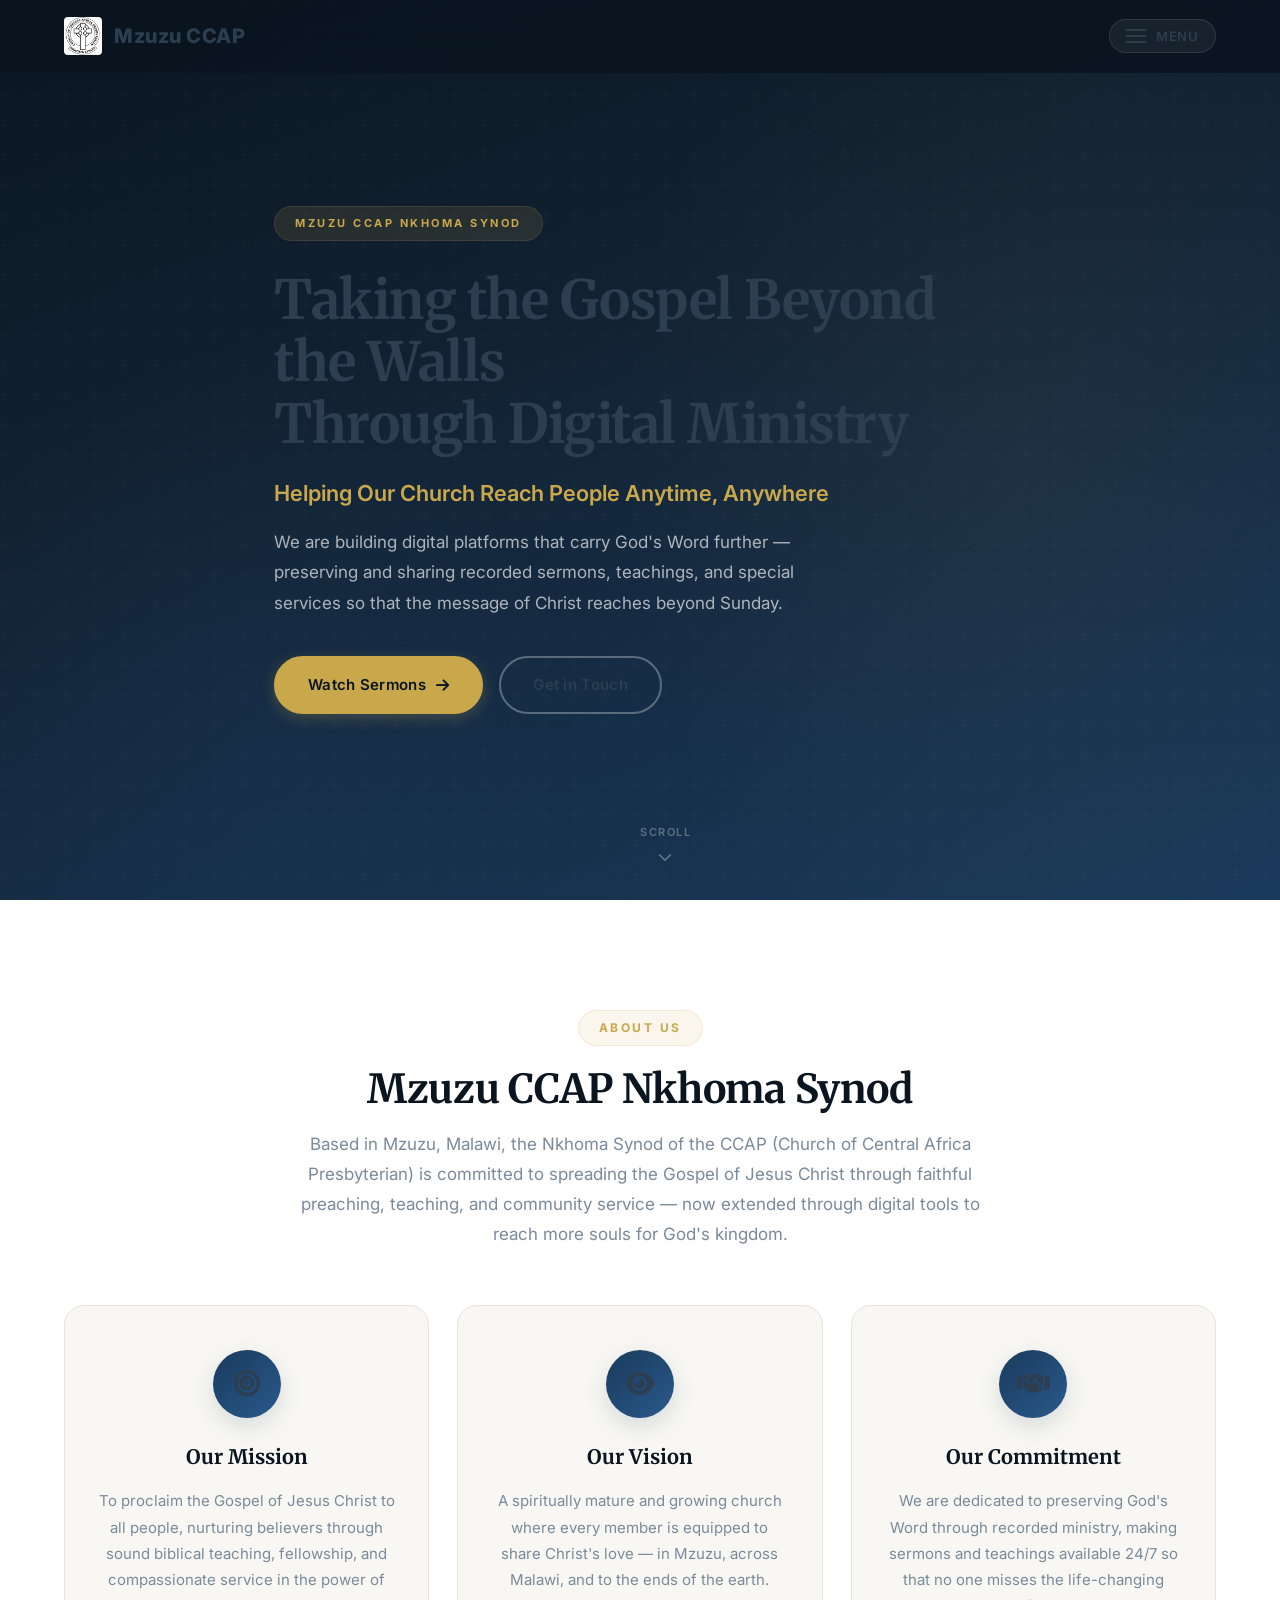
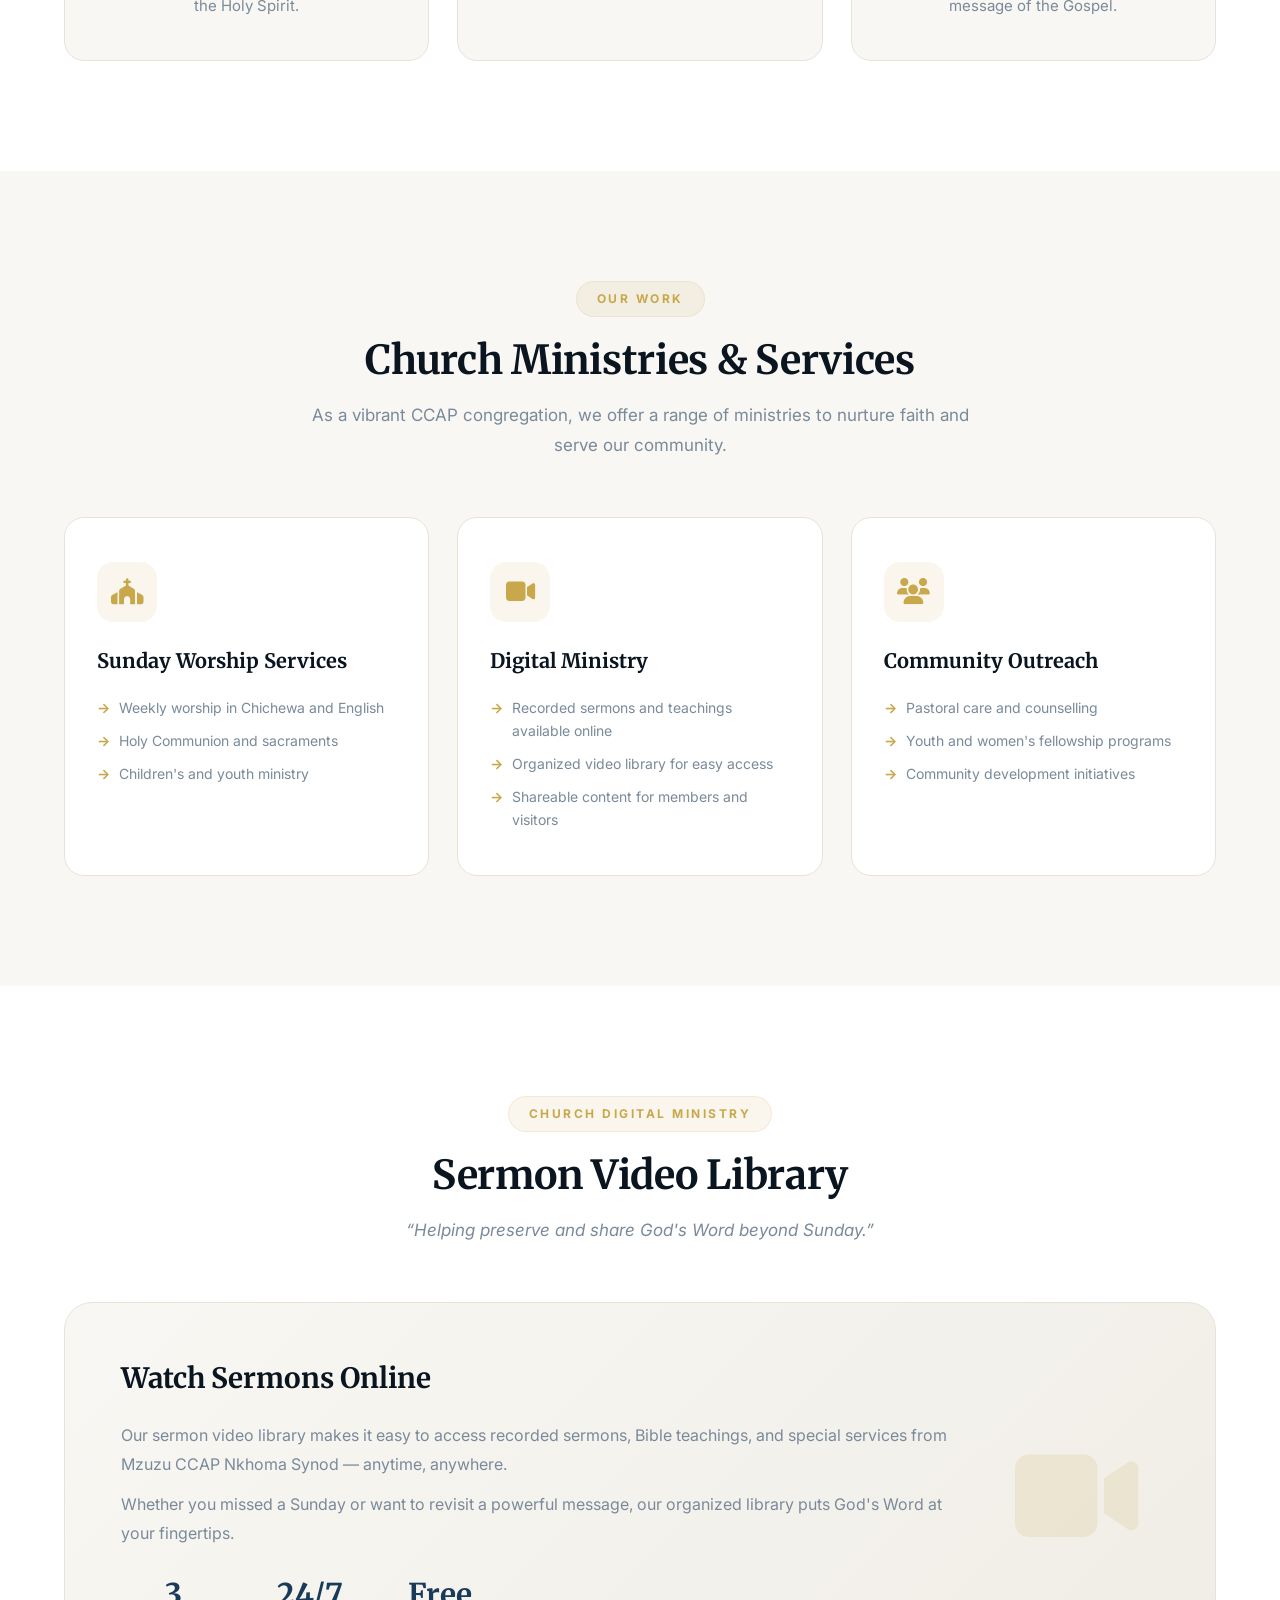
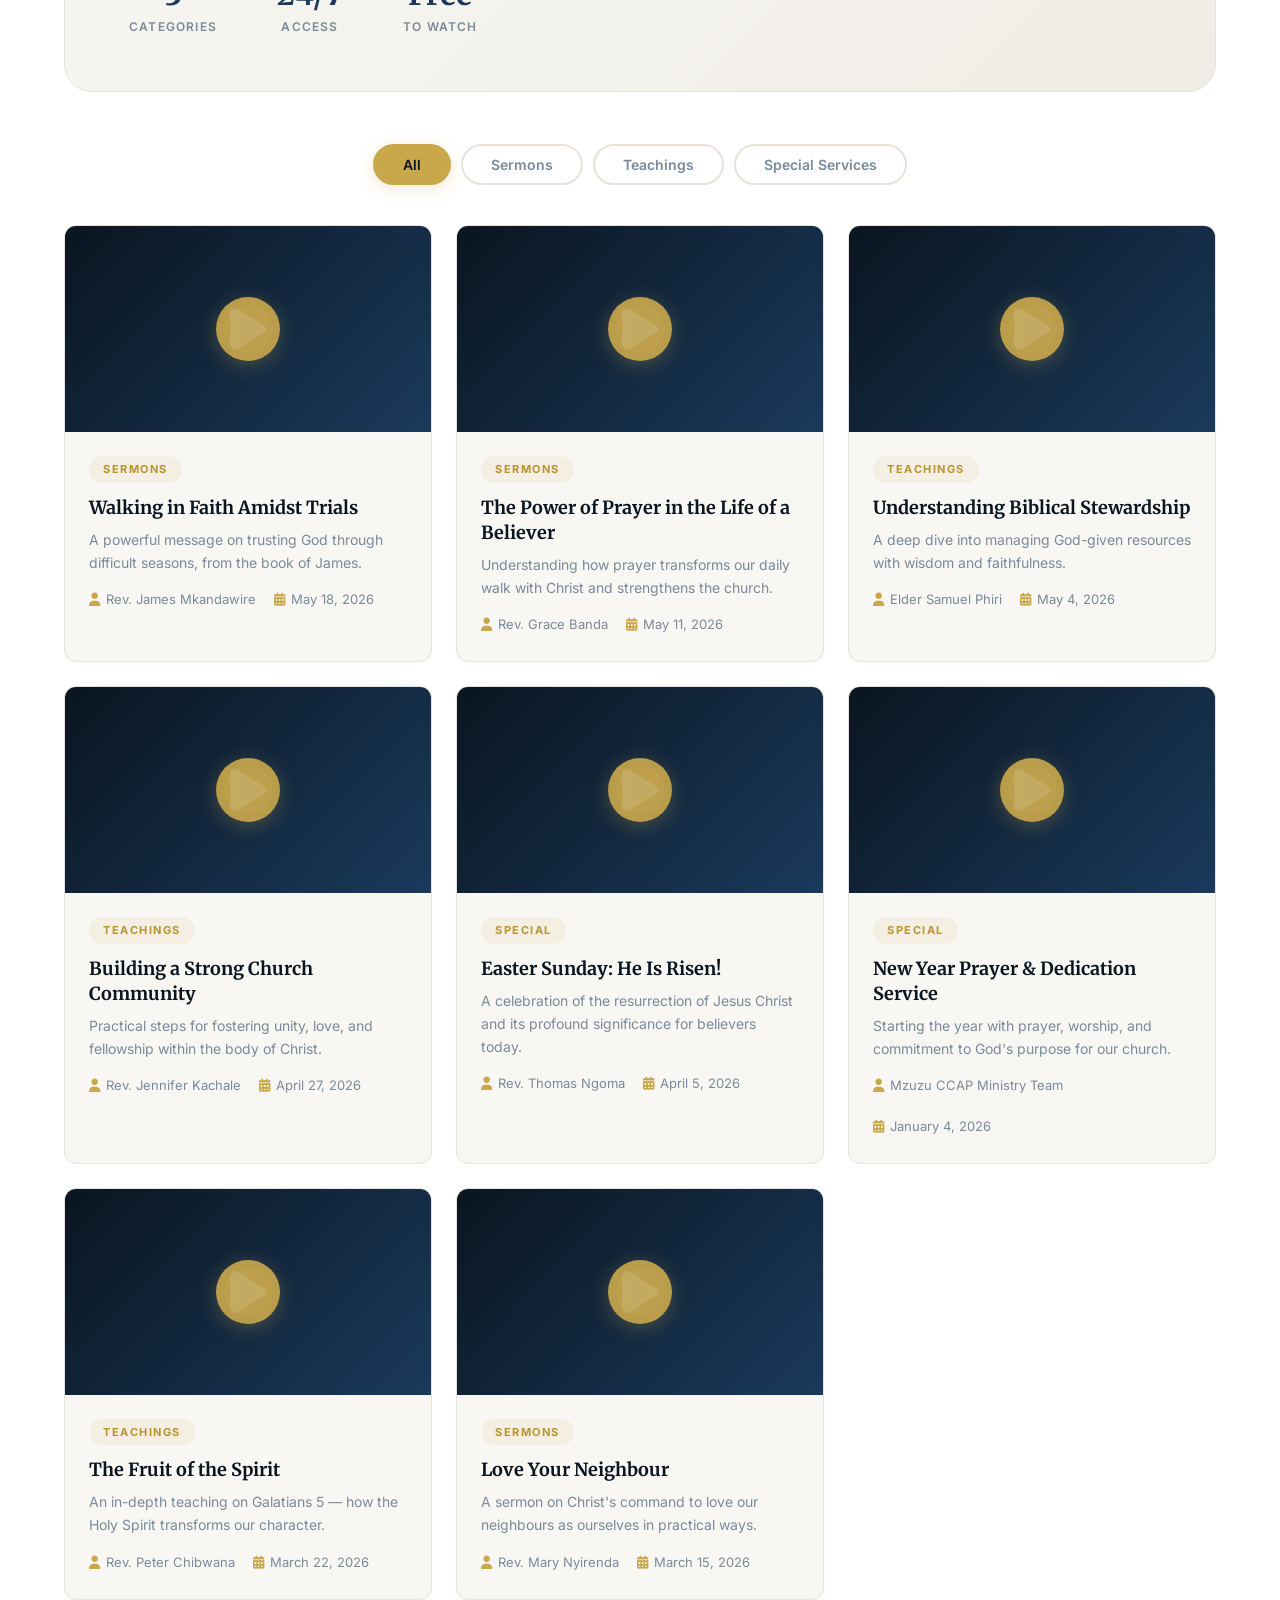
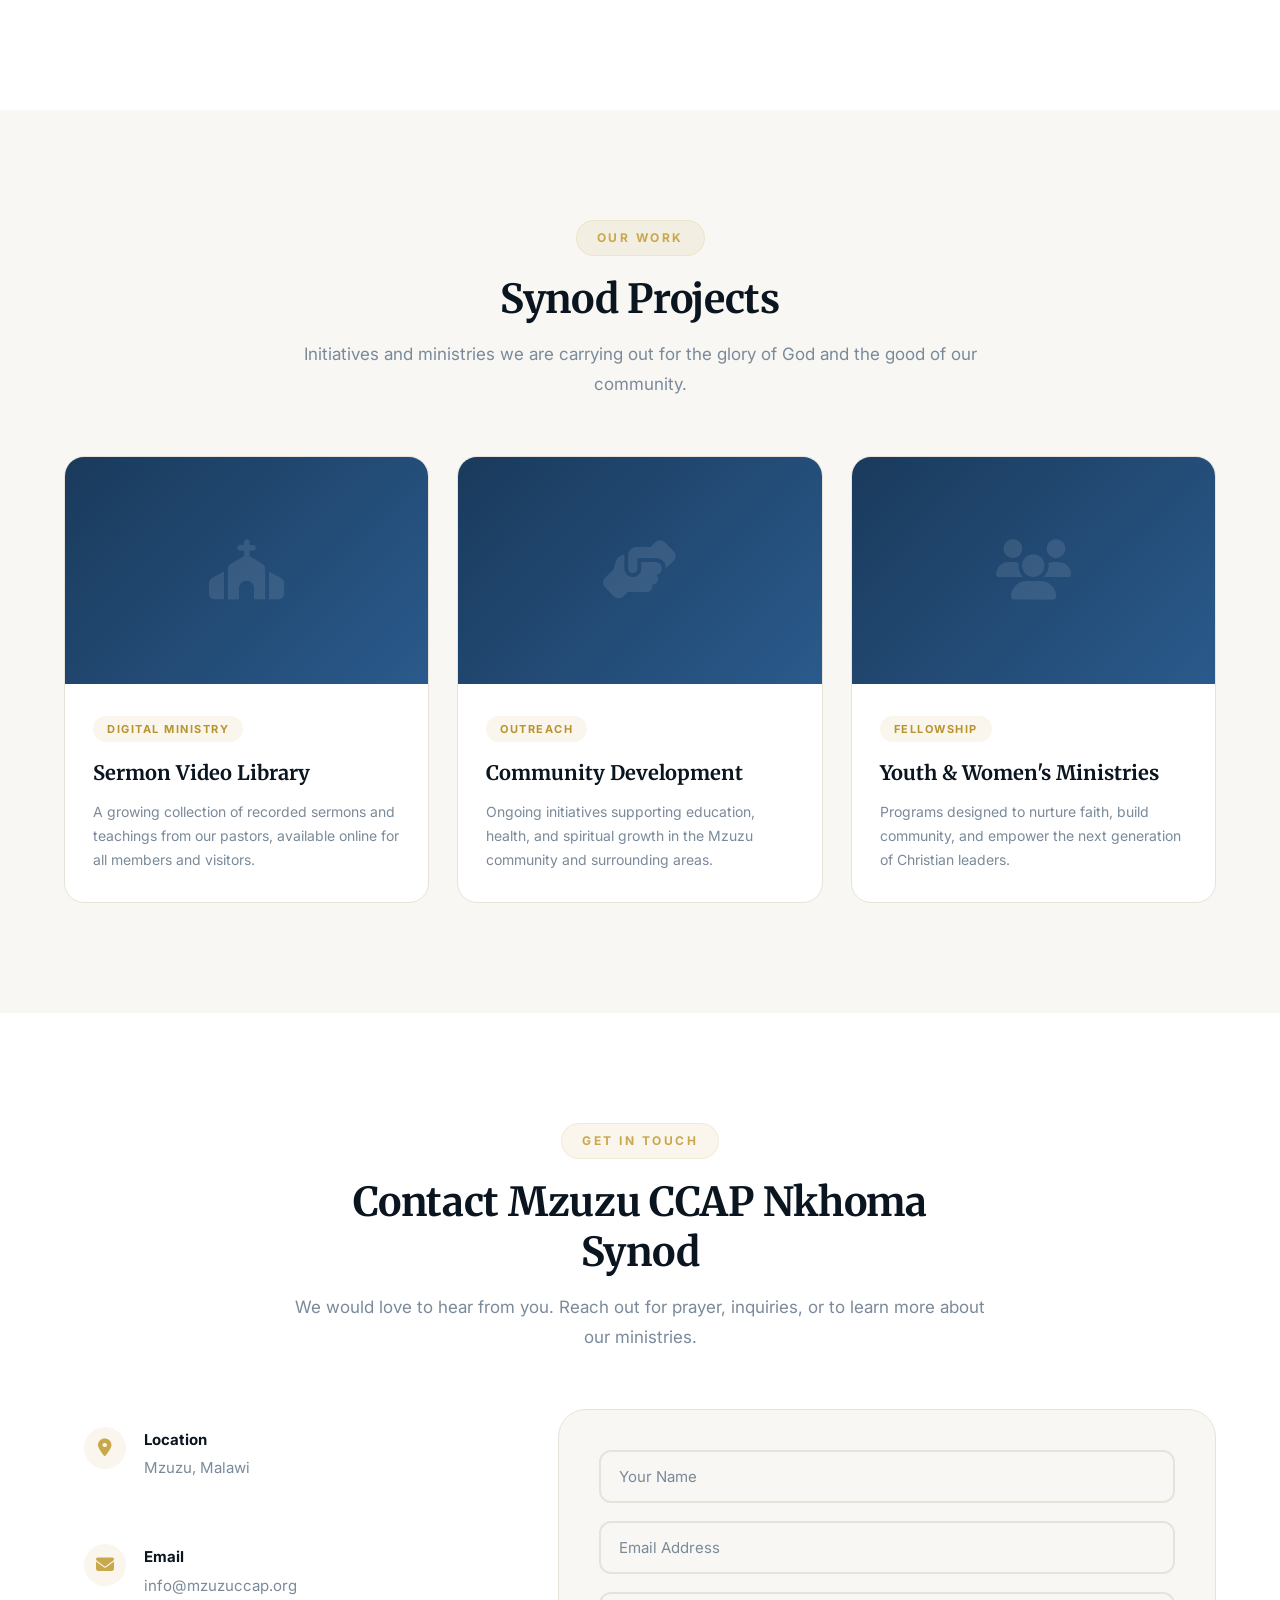
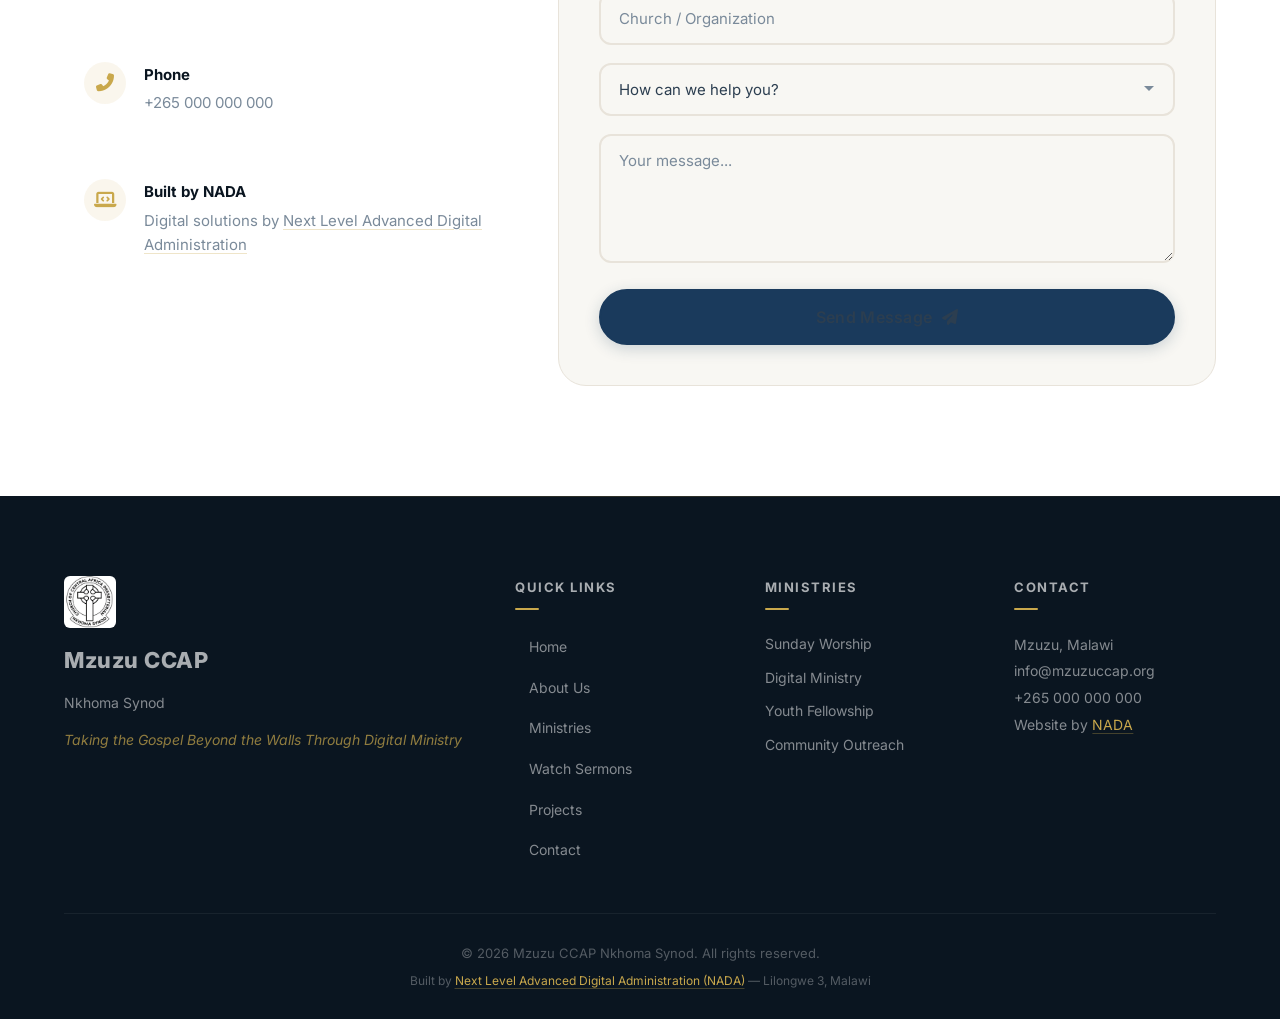
<file: index.html>
<!DOCTYPE html>
<html lang="en">
<head>
  <meta charset="UTF-8" />
  <meta name="viewport" content="width=device-width, initial-scale=1.0" />
  <title>Mzuzu CCAP Nkhoma Synod | Digital Ministry</title>
  <meta name="description" content="Mzuzu CCAP Nkhoma Synod — sharing God's Word through digital platforms. Watch sermons, teachings, and special services online anytime." />
  <link rel="stylesheet" href="style.css" />
  <link rel="preconnect" href="https://fonts.googleapis.com" />
  <link href="https://fonts.googleapis.com/css2?family=Inter:wght@300;400;500;600;700;800&family=Merriweather:wght@300;400;700&display=swap" rel="stylesheet" />
  <link rel="stylesheet" href="https://cdnjs.cloudflare.com/ajax/libs/font-awesome/6.5.0/css/all.min.css" />
</head>
<body>

  <!-- ==================== PAGE LOADER ==================== -->
  <div class="page-loader" id="pageLoader">
    <div class="loader-content">
      <img src="church.jpeg" alt="Mzuzu CCAP Nkhoma Synod" class="loader-logo" />
      <div class="loader-spinner">
        <div class="spinner-ring"></div>
        <div class="spinner-icon"><i class="fas fa-cross"></i></div>
      </div>
      <p class="loader-text">Loading...</p>
    </div>
  </div>

  <!-- ==================== NAVIGATION ==================== -->
  <nav class="navbar" id="navbar">
    <div class="container nav-container">
      <a href="#home" class="nav-logo">
        <img src="church.jpeg" alt="Mzuzu CCAP Nkhoma Synod" class="logo-img" />
        <span class="logo-text">Mzuzu CCAP</span>
      </a>
      <button class="nav-toggle" id="navToggle" aria-label="Toggle navigation menu" aria-expanded="false">
        <div class="toggle-icon">
          <span></span><span></span><span></span>
        </div>
        <span class="toggle-label">Menu</span>
      </button>
      <ul class="nav-menu" id="navMenu" role="navigation">
        <li><a href="#home" class="nav-link active">Home</a></li>
        <li><a href="#about" class="nav-link">About</a></li>
        <li><a href="#services" class="nav-link">Services</a></li>
        <li><a href="#ministry" class="nav-link">Watch Sermons</a></li>
        <li><a href="#portfolio" class="nav-link">Portfolio</a></li>
        <li><a href="#contact" class="nav-link">Contact</a></li>
      </ul>
    </div>
  </nav>

  <!-- ==================== HERO / HOME ==================== -->
  <section class="hero" id="home">
    <div class="hero-overlay"></div>
    <div class="container hero-content">
      <span class="hero-badge">Mzuzu CCAP Nkhoma Synod</span>
      <h1 class="hero-title">Taking the Gospel Beyond the Walls<br />Through Digital Ministry</h1>
      <p class="hero-subtitle">Helping Our Church Reach People Anytime, Anywhere</p>
      <p class="hero-description">We are building digital platforms that carry God's Word further — preserving and sharing recorded sermons, teachings, and special services so that the message of Christ reaches beyond Sunday.</p>
      <div class="hero-actions">
        <a href="#ministry" class="btn btn-primary">Watch Sermons <i class="fas fa-arrow-right"></i></a>
        <a href="#contact" class="btn btn-outline">Get in Touch</a>
      </div>
    </div>
    <div class="hero-scroll">
      <span>Scroll</span>
      <i class="fas fa-chevron-down"></i>
    </div>
  </section>

  <!-- ==================== ABOUT ==================== -->
  <section class="section about" id="about">
    <div class="container">
      <div class="section-header">
        <span class="section-tag">About Us</span>
        <h2 class="section-title">Mzuzu CCAP Nkhoma Synod</h2>
        <p class="section-desc">
          Based in Mzuzu, Malawi, the Nkhoma Synod of the CCAP (Church of Central Africa Presbyterian) is committed to spreading the Gospel of Jesus Christ through faithful preaching, teaching, and community service — now extended through digital tools to reach more souls for God's kingdom.
        </p>
      </div>
      <div class="about-grid">
        <div class="about-card">
          <div class="about-icon"><i class="fas fa-bullseye"></i></div>
          <h3>Our Mission</h3>
          <p>To proclaim the Gospel of Jesus Christ to all people, nurturing believers through sound biblical teaching, fellowship, and compassionate service in the power of the Holy Spirit.</p>
        </div>
        <div class="about-card">
          <div class="about-icon"><i class="fas fa-eye"></i></div>
          <h3>Our Vision</h3>
          <p>A spiritually mature and growing church where every member is equipped to share Christ's love — in Mzuzu, across Malawi, and to the ends of the earth.</p>
        </div>
        <div class="about-card">
          <div class="about-icon"><i class="fas fa-handshake"></i></div>
          <h3>Our Commitment</h3>
          <p>We are dedicated to preserving God's Word through recorded ministry, making sermons and teachings available 24/7 so that no one misses the life-changing message of the Gospel.</p>
        </div>
      </div>
    </div>
  </section>

  <!-- ==================== SERVICES ==================== -->
  <section class="section services" id="services">
    <div class="container">
      <div class="section-header">
        <span class="section-tag">Our Work</span>
        <h2 class="section-title">Church Ministries & Services</h2>
        <p class="section-desc">As a vibrant CCAP congregation, we offer a range of ministries to nurture faith and serve our community.</p>
      </div>
      <div class="services-grid">
        <div class="service-card">
          <div class="service-icon"><i class="fas fa-church"></i></div>
          <h3>Sunday Worship Services</h3>
          <ul>
            <li>Weekly worship in Chichewa and English</li>
            <li>Holy Communion and sacraments</li>
            <li>Children's and youth ministry</li>
          </ul>
        </div>
        <div class="service-card">
          <div class="service-icon"><i class="fas fa-video"></i></div>
          <h3>Digital Ministry</h3>
          <ul>
            <li>Recorded sermons and teachings available online</li>
            <li>Organized video library for easy access</li>
            <li>Shareable content for members and visitors</li>
          </ul>
        </div>
        <div class="service-card">
          <div class="service-icon"><i class="fas fa-users"></i></div>
          <h3>Community Outreach</h3>
          <ul>
            <li>Pastoral care and counselling</li>
            <li>Youth and women's fellowship programs</li>
            <li>Community development initiatives</li>
          </ul>
        </div>
      </div>
    </div>
  </section>

  <!-- ==================== CHURCH DIGITAL MINISTRY ==================== -->
  <section class="section ministry" id="ministry">
    <div class="container">
      <div class="section-header">
        <span class="section-tag">Church Digital Ministry</span>
        <h2 class="section-title">Sermon Video Library</h2>
        <p class="section-desc">
          <em>“Helping preserve and share God's Word beyond Sunday.”</em>
        </p>
      </div>

      <div class="ministry-intro">
        <div class="ministry-intro-text">
          <h3>Watch Sermons Online</h3>
          <p>
            Our sermon video library makes it easy to access recorded sermons, Bible teachings, and special services from Mzuzu CCAP Nkhoma Synod — anytime, anywhere.
          </p>
          <p>
            Whether you missed a Sunday or want to revisit a powerful message, our organized library puts God's Word at your fingertips.
          </p>
          <div class="ministry-stats">
            <div class="stat">
              <span class="stat-number">3</span>
              <span class="stat-label">Categories</span>
            </div>
            <div class="stat">
              <span class="stat-number">24/7</span>
              <span class="stat-label">Access</span>
            </div>
            <div class="stat">
              <span class="stat-number">Free</span>
              <span class="stat-label">To Watch</span>
            </div>
          </div>
        </div>
        <div class="ministry-intro-visual">
          <i class="fas fa-video"></i>
        </div>
      </div>

      <!-- Sermon Categories -->
      <div class="sermon-categories">
        <button class="sermon-tab active" data-category="all">All</button>
        <button class="sermon-tab" data-category="sermons">Sermons</button>
        <button class="sermon-tab" data-category="teachings">Teachings</button>
        <button class="sermon-tab" data-category="special">Special Services</button>
      </div>

      <div class="sermon-grid" id="sermonGrid">
        <!-- Sermon cards will be populated by JavaScript -->
      </div>
    </div>
  </section>

  <!-- ==================== PORTFOLIO ==================== -->
  <section class="section portfolio" id="portfolio">
    <div class="container">
      <div class="section-header">
        <span class="section-tag">Our Work</span>
        <h2 class="section-title">Synod Projects</h2>
        <p class="section-desc">Initiatives and ministries we are carrying out for the glory of God and the good of our community.</p>
      </div>
      <div class="portfolio-grid">
        <div class="portfolio-item">
          <div class="portfolio-image">
            <i class="fas fa-church"></i>
          </div>
          <div class="portfolio-info">
            <span class="portfolio-tag">Digital Ministry</span>
            <h3>Sermon Video Library</h3>
            <p>A growing collection of recorded sermons and teachings from our pastors, available online for all members and visitors.</p>
          </div>
        </div>
        <div class="portfolio-item">
          <div class="portfolio-image">
            <i class="fas fa-hands-helping"></i>
          </div>
          <div class="portfolio-info">
            <span class="portfolio-tag">Outreach</span>
            <h3>Community Development</h3>
            <p>Ongoing initiatives supporting education, health, and spiritual growth in the Mzuzu community and surrounding areas.</p>
          </div>
        </div>
        <div class="portfolio-item">
          <div class="portfolio-image">
            <i class="fas fa-users"></i>
          </div>
          <div class="portfolio-info">
            <span class="portfolio-tag">Fellowship</span>
            <h3>Youth & Women's Ministries</h3>
            <p>Programs designed to nurture faith, build community, and empower the next generation of Christian leaders.</p>
          </div>
        </div>
      </div>
    </div>
  </section>

  <!-- ==================== CONTACT ==================== -->
  <section class="section contact" id="contact">
    <div class="container">
      <div class="section-header">
        <span class="section-tag">Get in Touch</span>
        <h2 class="section-title">Contact Mzuzu CCAP Nkhoma Synod</h2>
        <p class="section-desc">We would love to hear from you. Reach out for prayer, inquiries, or to learn more about our ministries.</p>
      </div>
      <div class="contact-grid">
        <div class="contact-info">
          <div class="contact-detail">
            <i class="fas fa-map-marker-alt"></i>
            <div>
              <h4>Location</h4>
              <p>Mzuzu, Malawi</p>
            </div>
          </div>
          <div class="contact-detail">
            <i class="fas fa-envelope"></i>
            <div>
              <h4>Email</h4>
              <p><a href="mailto:info@mzuzuccap.org">info@mzuzuccap.org</a></p>
            </div>
          </div>
          <div class="contact-detail">
            <i class="fas fa-phone-alt"></i>
            <div>
              <h4>Phone</h4>
              <p><a href="tel:+265000000000">+265 000 000 000</a></p>
            </div>
          </div>
          <div class="contact-detail">
            <i class="fas fa-laptop-code"></i>
            <div>
              <h4>Built by NADA</h4>
              <p>Digital solutions by <a href="https://nadadigital.net/" class="nada-link" target="_blank" rel="noopener">Next Level Advanced Digital Administration</a></p>
            </div>
          </div>
        </div>
        <form class="contact-form" id="contactForm">
          <div class="form-group">
            <input type="text" id="name" name="name" placeholder="Your Name" required />
          </div>
          <div class="form-group">
            <input type="email" id="email" name="email" placeholder="Email Address" required />
          </div>
          <div class="form-group">
            <input type="text" id="organization" name="organization" placeholder="Church / Organization" />
          </div>
          <div class="form-group">
            <select id="service" name="service">
              <option value="">How can we help you?</option>
              <option value="prayer">Prayer Request</option>
              <option value="visit">Plan a Visit</option>
              <option value="sermon">Sermon Inquiry</option>
              <option value="outreach">Community Outreach</option>
              <option value="other">Other</option>
            </select>
          </div>
          <div class="form-group">
            <textarea id="message" name="message" rows="5" placeholder="Your message..." required></textarea>
          </div>
          <button type="submit" class="btn btn-primary btn-submit">
            Send Message <i class="fas fa-paper-plane"></i>
          </button>
        </form>
      </div>
    </div>
  </section>

  <!-- ==================== FOOTER ==================== -->
  <footer class="footer">
    <div class="container">
      <div class="footer-grid">
        <div class="footer-brand">
          <img src="church.jpeg" alt="Mzuzu CCAP Nkhoma Synod" class="footer-logo-img" />
          <span class="logo-text">Mzuzu CCAP</span>
          <p>Nkhoma Synod</p>
          <p class="footer-tagline">Taking the Gospel Beyond the Walls Through Digital Ministry</p>
        </div>
        <div class="footer-links">
          <h4>Quick Links</h4>
          <ul>
            <li><a href="#home">Home</a></li>
            <li><a href="#about">About Us</a></li>
            <li><a href="#services">Ministries</a></li>
            <li><a href="#ministry">Watch Sermons</a></li>
            <li><a href="#portfolio">Projects</a></li>
            <li><a href="#contact">Contact</a></li>
          </ul>
        </div>
        <div class="footer-services">
          <h4>Ministries</h4>
          <ul>
            <li>Sunday Worship</li>
            <li>Digital Ministry</li>
            <li>Youth Fellowship</li>
            <li>Community Outreach</li>
          </ul>
        </div>
        <div class="footer-contact">
          <h4>Contact</h4>
          <p>Mzuzu, Malawi</p>
          <p><a href="mailto:info@mzuzuccap.org">info@mzuzuccap.org</a></p>
          <p><a href="tel:+265000000000">+265 000 000 000</a></p>
          <p class="footer-nada">Website by <a href="https://nadadigital.net/" target="_blank" rel="noopener">NADA</a></p>
        </div>
      </div>
      <div class="footer-bottom">
        <p>&copy; 2026 Mzuzu CCAP Nkhoma Synod. All rights reserved.</p>
        <p class="footer-credit">Built by <a href="https://nadadigital.net/" target="_blank" rel="noopener">Next Level Advanced Digital Administration (NADA)</a> — Lilongwe 3, Malawi</p>
      </div>
    </div>
  </footer>

  <script src="script.js"></script>
</body>
</html>
</file>
<file: style.css>
/* ============================
   RESET & BASE
   ============================ */
*,
*::before,
*::after {
  margin: 0;
  padding: 0;
  box-sizing: border-box;
}

:root {
  --color-primary: #1a3a5c;
  --color-primary-light: #2a5a8c;
  --color-primary-dark: #0f1d2d;
  --color-accent: #c9a84c;
  --color-accent-light: #e0c36a;
  --color-accent-dark: #b8942e;
  --color-dark: #0a1520;
  --color-dark-alt: #122233;
  --color-text: #2c3e50;
  --color-text-muted: #7a8a9a;
  --color-text-light: #94a4b4;
  --color-bg: #ffffff;
  --color-bg-alt: #f8f7f3;
  --color-bg-card: #ffffff;
  --color-bg-dark: #0a1520;
  --color-border: #e8e3da;
  --color-border-light: rgba(255, 255, 255, 0.08);
  --shadow-xs: 0 1px 3px rgba(15, 29, 45, 0.04);
  --shadow-sm: 0 2px 8px rgba(15, 29, 45, 0.06);
  --shadow-md: 0 8px 30px rgba(15, 29, 45, 0.08);
  --shadow-lg: 0 20px 60px rgba(15, 29, 45, 0.12);
  --shadow-xl: 0 30px 80px rgba(15, 29, 45, 0.16);
  --radius-sm: 6px;
  --radius-md: 12px;
  --radius-lg: 20px;
  --radius-xl: 28px;
  --font-body: 'Inter', -apple-system, BlinkMacSystemFont, sans-serif;
  --font-heading: 'Merriweather', Georgia, 'Times New Roman', serif;
  --transition: 0.3s cubic-bezier(0.4, 0, 0.2, 1);
  --transition-slow: 0.5s cubic-bezier(0.4, 0, 0.2, 1);
  --max-width: 1200px;
  --nav-height: 72px;
}

html {
  scroll-behavior: smooth;
  scroll-padding-top: var(--nav-height);
}

body {
  font-family: var(--font-body);
  color: var(--color-text);
  background: var(--color-bg);
  line-height: 1.7;
  font-size: 16px;
  overflow-x: hidden;
  -webkit-font-smoothing: antialiased;
  -moz-osx-font-smoothing: grayscale;
}

img {
  max-width: 100%;
  height: auto;
  display: block;
}

a {
  text-decoration: none;
  color: inherit;
  transition: var(--transition);
}

ul {
  list-style: none;
}

.container {
  width: 100%;
  max-width: var(--max-width);
  margin: 0 auto;
  padding: 0 24px;
}

/* ============================
   PAGE LOADER
   ============================ */
.page-loader {
  position: fixed;
  inset: 0;
  z-index: 9999;
  background: var(--color-bg-dark);
  display: flex;
  align-items: center;
  justify-content: center;
  transition: opacity 0.5s ease-out, visibility 0.5s ease-out;
}

.page-loader.loaded {
  opacity: 0;
  visibility: hidden;
  pointer-events: none;
}

.loader-content {
  display: flex;
  flex-direction: column;
  align-items: center;
  gap: 24px;
  animation: loaderPulse 1.5s ease-in-out infinite;
}

@keyframes loaderPulse {
  0%, 100% { transform: scale(1); opacity: 1; }
  50% { transform: scale(1.02); opacity: 0.8; }
}

.loader-logo {
  height: 64px;
  width: auto;
  border-radius: 8px;
  object-fit: contain;
}

.loader-spinner {
  position: relative;
  width: 56px;
  height: 56px;
  display: flex;
  align-items: center;
  justify-content: center;
}

.spinner-ring {
  position: absolute;
  inset: 0;
  border: 3px solid rgba(201, 168, 76, 0.15);
  border-top-color: var(--color-accent);
  border-radius: 50%;
  animation: spin 0.8s linear infinite;
}

@keyframes spin {
  to { transform: rotate(360deg); }
}

.spinner-icon {
  font-size: 18px;
  color: var(--color-accent);
  animation: crossPulse 1.5s ease-in-out infinite;
}

@keyframes crossPulse {
  0%, 100% { opacity: 0.6; }
  50% { opacity: 1; }
}

.loader-text {
  font-size: 13px;
  font-weight: 600;
  text-transform: uppercase;
  letter-spacing: 3px;
  color: rgba(255, 255, 255, 0.4);
  animation: textPulse 1.5s ease-in-out infinite;
}

@keyframes textPulse {
  0%, 100% { opacity: 0.4; }
  50% { opacity: 0.8; }
}

/* ============================
   BUTTONS
   ============================ */
.btn {
  display: inline-flex;
  align-items: center;
  justify-content: center;
  gap: 10px;
  padding: 14px 32px;
  border-radius: 50px;
  font-family: var(--font-body);
  font-size: 15px;
  font-weight: 600;
  cursor: pointer;
  transition: all 0.35s cubic-bezier(0.4, 0, 0.2, 1);
  border: 2px solid transparent;
  letter-spacing: 0.3px;
  position: relative;
  overflow: hidden;
}

.btn::after {
  content: '';
  position: absolute;
  inset: 0;
  background: rgba(255, 255, 255, 0.1);
  transform: scaleX(0);
  transform-origin: right;
  transition: transform 0.4s cubic-bezier(0.4, 0, 0.2, 1);
  border-radius: 50px;
}

.btn:hover::after {
  transform: scaleX(1);
  transform-origin: left;
}

.btn-primary {
  background: var(--color-accent);
  color: var(--color-dark);
  border-color: var(--color-accent);
  box-shadow: 0 4px 15px rgba(201, 168, 76, 0.25);
}

.btn-primary:hover {
  background: var(--color-accent-light);
  border-color: var(--color-accent-light);
  transform: translateY(-2px);
  box-shadow: 0 8px 30px rgba(201, 168, 76, 0.35);
}

.btn-outline {
  background: transparent;
  color: var(--color-white);
  border-color: rgba(255, 255, 255, 0.3);
}

.btn-outline:hover {
  background: var(--color-white);
  color: var(--color-dark);
  border-color: var(--color-white);
  transform: translateY(-2px);
  box-shadow: 0 8px 30px rgba(0, 0, 0, 0.2);
}

.btn-submit {
  background: var(--color-primary);
  color: var(--color-white);
  border-color: var(--color-primary);
  width: 100%;
  justify-content: center;
  padding: 16px 32px;
  font-size: 16px;
  box-shadow: 0 4px 15px rgba(26, 58, 92, 0.2);
}

.btn-submit:hover {
  background: var(--color-primary-light);
  border-color: var(--color-primary-light);
  transform: translateY(-2px);
  box-shadow: 0 8px 30px rgba(26, 58, 92, 0.3);
}

/* ============================
   SECTION DEFAULTS
   ============================ */
.section {
  padding: 110px 0;
  position: relative;
}

.section-header {
  text-align: center;
  max-width: 700px;
  margin: 0 auto 56px;
}

.section-tag {
  display: inline-block;
  font-size: 12px;
  font-weight: 700;
  letter-spacing: 2.5px;
  text-transform: uppercase;
  color: var(--color-accent);
  background: rgba(201, 168, 76, 0.1);
  padding: 7px 20px;
  border-radius: 50px;
  margin-bottom: 18px;
  border: 1px solid rgba(201, 168, 76, 0.15);
}

.section-title {
  font-family: var(--font-heading);
  font-size: clamp(28px, 4vw, 40px);
  font-weight: 700;
  color: var(--color-dark);
  line-height: 1.25;
  margin-bottom: 16px;
  letter-spacing: -0.3px;
}

.section-desc {
  font-size: 17px;
  color: var(--color-text-muted);
  line-height: 1.75;
}

/* ============================
   NAVIGATION
   ============================ */
.navbar {
  position: fixed;
  top: 0;
  left: 0;
  width: 100%;
  z-index: 1000;
  background: rgba(10, 21, 32, 0.92);
  backdrop-filter: blur(24px);
  -webkit-backdrop-filter: blur(24px);
  transition: all var(--transition-slow);
  border-bottom: 1px solid transparent;
}

.navbar.scrolled {
  background: rgba(10, 21, 32, 0.98);
  border-bottom: 1px solid rgba(255, 255, 255, 0.04);
  box-shadow: 0 4px 40px rgba(0, 0, 0, 0.25);
}

.nav-container {
  display: flex;
  align-items: center;
  justify-content: space-between;
  height: var(--nav-height);
}

.nav-logo {
  display: flex;
  align-items: center;
  gap: 12px;
  font-size: 20px;
  font-weight: 800;
  color: var(--color-white);
  letter-spacing: 0.5px;
}

.nav-logo .logo-img {
  height: 38px;
  width: auto;
  border-radius: 4px;
  object-fit: contain;
  transition: var(--transition);
}

.nav-logo:hover .logo-img {
  transform: scale(1.05);
}

/* Nav Menu — Dropdown style on ALL screen sizes */
.nav-menu {
  position: fixed;
  top: var(--nav-height);
  right: 24px;
  width: 280px;
  background: rgba(10, 21, 32, 0.97);
  backdrop-filter: blur(28px);
  -webkit-backdrop-filter: blur(28px);
  flex-direction: column;
  padding: 12px;
  gap: 2px;
  border-radius: var(--radius-md);
  border: 1px solid rgba(255, 255, 255, 0.06);
  box-shadow: 0 20px 60px rgba(0, 0, 0, 0.4);
  transform: translateY(-12px);
  opacity: 0;
  pointer-events: none;
  transition: all 0.3s cubic-bezier(0.4, 0, 0.2, 1);
  max-height: calc(100vh - var(--nav-height) - 24px);
  overflow-y: auto;
  z-index: 999;
}

.nav-menu.active {
  transform: translateY(0);
  opacity: 1;
  pointer-events: all;
}

/* Mobile: full-width dropdown */
@media (max-width: 768px) {
  .nav-menu {
    right: 0;
    left: 0;
    width: 100%;
    border-radius: 0;
    border-left: none;
    border-right: none;
    padding: 16px 24px 24px;
  }
}

.nav-link {
  display: block;
  color: rgba(255, 255, 255, 0.7);
  font-size: 14px;
  font-weight: 500;
  padding: 10px 16px;
  border-radius: var(--radius-sm);
  transition: all var(--transition);
  letter-spacing: 0.2px;
}

.nav-link:hover,
.nav-link.active {
  color: var(--color-white);
  background: rgba(255, 255, 255, 0.08);
}

.nav-link.active {
  color: var(--color-accent);
  background: rgba(201, 168, 76, 0.1);
}

/* Hamburger Toggle — Menu Dropdown Button */
.nav-toggle {
  display: flex;
  align-items: center;
  gap: 10px;
  cursor: pointer;
  padding: 8px 16px;
  border-radius: 50px;
  transition: all var(--transition);
  background: rgba(255, 255, 255, 0.06);
  border: 1px solid rgba(255, 255, 255, 0.1);
  font-family: var(--font-body);
  font-size: 13px;
  font-weight: 600;
  color: var(--color-white);
  letter-spacing: 0.5px;
  outline: none;
}

.nav-toggle:hover {
  background: rgba(255, 255, 255, 0.1);
  border-color: rgba(255, 255, 255, 0.2);
}

.nav-toggle.active {
  background: rgba(201, 168, 76, 0.15);
  border-color: var(--color-accent);
  color: var(--color-accent);
}

.toggle-icon {
  display: flex;
  flex-direction: column;
  gap: 4px;
}

.toggle-icon span {
  display: block;
  width: 20px;
  height: 2px;
  background: currentColor;
  border-radius: 2px;
  transition: all var(--transition);
  transform-origin: center;
}

.nav-toggle.active .toggle-icon span:nth-child(1) {
  transform: rotate(45deg) translate(4.5px, 4.5px);
}

.nav-toggle.active .toggle-icon span:nth-child(2) {
  opacity: 0;
  transform: scaleX(0);
}

.nav-toggle.active .toggle-icon span:nth-child(3) {
  transform: rotate(-45deg) translate(4.5px, -4.5px);
}

.toggle-label {
  font-size: 13px;
  font-weight: 600;
  text-transform: uppercase;
  letter-spacing: 0.8px;
}

/* ============================
   HERO
   ============================ */
.hero {
  position: relative;
  min-height: 100vh;
  display: flex;
  align-items: center;
  background: linear-gradient(160deg, var(--color-dark) 0%, var(--color-dark-alt) 40%, var(--color-primary) 100%);
  overflow: hidden;
}

/* Decorative circles */
.hero::before {
  content: '';
  position: absolute;
  top: -20%;
  right: -15%;
  width: 70%;
  height: 140%;
  background: radial-gradient(ellipse, rgba(201, 168, 76, 0.05) 0%, transparent 65%);
  pointer-events: none;
}

.hero::after {
  content: '';
  position: absolute;
  bottom: -30%;
  left: -10%;
  width: 60%;
  height: 100%;
  background: radial-gradient(ellipse, rgba(42, 90, 140, 0.08) 0%, transparent 60%);
  pointer-events: none;
}

.hero-overlay {
  position: absolute;
  inset: 0;
  background: url("data:image/svg+xml,%3Csvg width='60' height='60' viewBox='0 0 60 60' xmlns='http://www.w3.org/2000/svg'%3E%3Cg fill='none' fill-rule='evenodd'%3E%3Cg fill='%23ffffff' fill-opacity='0.015'%3E%3Cpath d='M36 34v-4h-2v4h-4v2h4v4h2v-4h4v-2h-4zm0-30V0h-2v4h-4v2h4v4h2V6h4V4h-4zM6 34v-4H4v4H0v2h4v4h2v-4h4v-2H6zM6 4V0H4v4H0v2h4v4h2V6h4V4H6z'/%3E%3C/g%3E%3C/g%3E%3C/svg%3E");
}

.hero-content {
  position: relative;
  z-index: 2;
  max-width: 780px;
  padding: 120px 24px 100px;
  animation: heroFadeIn 1s ease-out;
}

@keyframes heroFadeIn {
  from {
    opacity: 0;
    transform: translateY(30px);
  }
  to {
    opacity: 1;
    transform: translateY(0);
  }
}

.hero-badge {
  display: inline-block;
  font-size: 11px;
  font-weight: 700;
  letter-spacing: 2.5px;
  text-transform: uppercase;
  color: var(--color-accent);
  background: rgba(201, 168, 76, 0.12);
  padding: 7px 20px;
  border-radius: 50px;
  margin-bottom: 28px;
  border: 1px solid rgba(201, 168, 76, 0.15);
  animation: heroFadeIn 1s ease-out 0.1s both;
}

.hero-title {
  font-family: var(--font-heading);
  font-size: clamp(30px, 5vw, 54px);
  font-weight: 700;
  color: var(--color-white);
  line-height: 1.15;
  margin-bottom: 20px;
  letter-spacing: -0.5px;
  animation: heroFadeIn 1s ease-out 0.2s both;
}

.hero-subtitle {
  font-size: clamp(17px, 2.2vw, 22px);
  font-weight: 600;
  color: var(--color-accent);
  margin-bottom: 14px;
  animation: heroFadeIn 1s ease-out 0.3s both;
}

.hero-description {
  font-size: 17px;
  color: rgba(255, 255, 255, 0.65);
  line-height: 1.8;
  max-width: 580px;
  margin-bottom: 38px;
  animation: heroFadeIn 1s ease-out 0.4s both;
}

.hero-actions {
  display: flex;
  gap: 16px;
  flex-wrap: wrap;
  animation: heroFadeIn 1s ease-out 0.5s both;
}

.hero-scroll {
  position: absolute;
  bottom: 36px;
  left: 50%;
  transform: translateX(-50%);
  display: flex;
  flex-direction: column;
  align-items: center;
  gap: 8px;
  color: rgba(255, 255, 255, 0.3);
  font-size: 11px;
  letter-spacing: 1.5px;
  font-weight: 600;
  animation: heroFadeIn 1s ease-out 0.8s both, bounce 2.5s ease-in-out infinite 1s;
  text-transform: uppercase;
}

.hero-scroll i {
  font-size: 14px;
}

@keyframes bounce {
  0%, 20%, 50%, 80%, 100% { transform: translateX(-50%) translateY(0); }
  40% { transform: translateX(-50%) translateY(-8px); }
  60% { transform: translateX(-50%) translateY(-4px); }
}

/* ============================
   ABOUT
   ============================ */
.about {
  background: var(--color-bg);
}

.about-grid {
  display: grid;
  grid-template-columns: repeat(3, 1fr);
  gap: 28px;
}

.about-card {
  background: var(--color-bg-alt);
  border-radius: var(--radius-lg);
  padding: 44px 32px 40px;
  text-align: center;
  transition: all 0.4s cubic-bezier(0.4, 0, 0.2, 1);
  border: 1px solid var(--color-border);
  position: relative;
  overflow: hidden;
}

.about-card::before {
  content: '';
  position: absolute;
  top: 0;
  left: 0;
  right: 0;
  height: 3px;
  background: linear-gradient(90deg, var(--color-primary), var(--color-accent));
  transform: scaleX(0);
  transform-origin: left;
  transition: transform 0.5s cubic-bezier(0.4, 0, 0.2, 1);
}

.about-card:hover {
  transform: translateY(-6px);
  box-shadow: var(--shadow-lg);
  border-color: transparent;
}

.about-card:hover::before {
  transform: scaleX(1);
}

.about-icon {
  width: 68px;
  height: 68px;
  background: linear-gradient(135deg, var(--color-primary) 0%, var(--color-primary-light) 100%);
  border-radius: 50%;
  display: flex;
  align-items: center;
  justify-content: center;
  margin: 0 auto 22px;
  font-size: 26px;
  color: var(--color-white);
  transition: var(--transition);
  box-shadow: 0 8px 25px rgba(26, 58, 92, 0.15);
}

.about-card:hover .about-icon {
  transform: scale(1.1) rotate(-5deg);
}

.about-card h3 {
  font-family: var(--font-heading);
  font-size: 20px;
  color: var(--color-dark);
  margin-bottom: 14px;
  font-weight: 700;
}

.about-card p {
  font-size: 15px;
  color: var(--color-text-muted);
  line-height: 1.75;
}

/* ============================
   SERVICES
   ============================ */
.services {
  background: var(--color-bg-alt);
}

.services-grid {
  display: grid;
  grid-template-columns: repeat(3, 1fr);
  gap: 28px;
}

.service-card {
  background: var(--color-bg-card);
  border-radius: var(--radius-lg);
  padding: 44px 32px;
  transition: all 0.4s cubic-bezier(0.4, 0, 0.2, 1);
  border: 1px solid var(--color-border);
  position: relative;
  overflow: hidden;
}

.service-card::before {
  content: '';
  position: absolute;
  top: 0;
  left: 0;
  right: 0;
  height: 3px;
  background: linear-gradient(90deg, var(--color-accent), var(--color-accent-light));
  transform: scaleX(0);
  transform-origin: left;
  transition: transform 0.5s cubic-bezier(0.4, 0, 0.2, 1);
}

.service-card:hover {
  transform: translateY(-6px);
  box-shadow: var(--shadow-lg);
  border-color: transparent;
}

.service-card:hover::before {
  transform: scaleX(1);
}

.service-icon {
  width: 60px;
  height: 60px;
  background: rgba(201, 168, 76, 0.1);
  border-radius: 16px;
  display: flex;
  align-items: center;
  justify-content: center;
  font-size: 26px;
  color: var(--color-accent);
  margin-bottom: 22px;
  transition: var(--transition);
}

.service-card:hover .service-icon {
  background: var(--color-accent);
  color: var(--color-dark);
  transform: scale(1.05);
}

.service-card h3 {
  font-family: var(--font-heading);
  font-size: 20px;
  color: var(--color-dark);
  margin-bottom: 18px;
  font-weight: 700;
}

.service-card ul {
  display: flex;
  flex-direction: column;
  gap: 10px;
}

.service-card li {
  font-size: 14px;
  color: var(--color-text-muted);
  padding-left: 22px;
  position: relative;
  line-height: 1.65;
}

.service-card li::before {
  content: '→';
  position: absolute;
  left: 0;
  color: var(--color-accent);
  font-weight: 700;
}

/* ============================
   MINISTRY / SERMON LIBRARY
   ============================ */
.ministry {
  background: var(--color-bg);
}

.ministry-intro {
  display: grid;
  grid-template-columns: 1fr auto;
  gap: 48px;
  align-items: center;
  background: linear-gradient(135deg, var(--color-bg-alt) 0%, #f0ede6 100%);
  border-radius: var(--radius-xl);
  padding: 52px 56px;
  margin-bottom: 52px;
  border: 1px solid var(--color-border);
  transition: var(--transition);
}

.ministry-intro:hover {
  box-shadow: var(--shadow-md);
}

.ministry-intro-text h3 {
  font-family: var(--font-heading);
  font-size: 28px;
  color: var(--color-dark);
  margin-bottom: 18px;
  font-weight: 700;
}

.ministry-intro-text p {
  font-size: 16px;
  color: var(--color-text-muted);
  line-height: 1.8;
  margin-bottom: 12px;
}

.ministry-intro-visual {
  font-size: 110px;
  color: var(--color-accent);
  opacity: 0.15;
  padding: 10px 20px;
  animation: float 6s ease-in-out infinite;
}

@keyframes float {
  0%, 100% { transform: translateY(0); }
  50% { transform: translateY(-10px); }
}

.ministry-stats {
  display: flex;
  gap: 44px;
  margin-top: 28px;
}

.stat {
  text-align: center;
  padding: 0 8px;
}

.stat-number {
  display: block;
  font-family: var(--font-heading);
  font-size: 30px;
  font-weight: 700;
  color: var(--color-primary);
  line-height: 1.2;
}

.stat-label {
  font-size: 12px;
  color: var(--color-text-muted);
  text-transform: uppercase;
  letter-spacing: 1.2px;
  font-weight: 600;
}

/* Sermon Category Tabs */
.sermon-categories {
  display: flex;
  gap: 10px;
  justify-content: center;
  margin-bottom: 40px;
  flex-wrap: wrap;
}

.sermon-tab {
  padding: 10px 28px;
  border-radius: 50px;
  border: 2px solid var(--color-border);
  background: transparent;
  font-family: var(--font-body);
  font-size: 14px;
  font-weight: 600;
  color: var(--color-text-muted);
  cursor: pointer;
  transition: all var(--transition);
}

.sermon-tab:hover {
  border-color: var(--color-accent);
  color: var(--color-accent);
  transform: translateY(-1px);
}

.sermon-tab.active {
  background: var(--color-accent);
  color: var(--color-dark);
  border-color: var(--color-accent);
  box-shadow: 0 4px 15px rgba(201, 168, 76, 0.25);
}

/* Sermon Grid */
.sermon-grid {
  display: grid;
  grid-template-columns: repeat(auto-fill, minmax(320px, 1fr));
  gap: 24px;
}

.sermon-card {
  background: var(--color-bg-alt);
  border-radius: var(--radius-md);
  overflow: hidden;
  border: 1px solid var(--color-border);
  transition: all 0.4s cubic-bezier(0.4, 0, 0.2, 1);
}

.sermon-card:hover {
  transform: translateY(-6px);
  box-shadow: var(--shadow-lg);
  border-color: transparent;
}

.sermon-thumb {
  position: relative;
  aspect-ratio: 16 / 9;
  background: linear-gradient(135deg, var(--color-dark) 0%, var(--color-primary) 100%);
  display: flex;
  align-items: center;
  justify-content: center;
  overflow: hidden;
}

.sermon-thumb i {
  font-size: 48px;
  color: rgba(255, 255, 255, 0.12);
}

.sermon-play {
  position: absolute;
  width: 64px;
  height: 64px;
  background: rgba(201, 168, 76, 0.92);
  border-radius: 50%;
  display: flex;
  align-items: center;
  justify-content: center;
  font-size: 22px;
  color: var(--color-dark);
  transition: all 0.4s cubic-bezier(0.4, 0, 0.2, 1);
  box-shadow: 0 4px 20px rgba(201, 168, 76, 0.3);
}

.sermon-card:hover .sermon-play {
  background: var(--color-accent);
  transform: scale(1.15);
  box-shadow: 0 6px 30px rgba(201, 168, 76, 0.4);
}

.sermon-body {
  padding: 22px 24px 26px;
}

.sermon-category {
  display: inline-block;
  font-size: 11px;
  font-weight: 700;
  text-transform: uppercase;
  letter-spacing: 1.5px;
  color: var(--color-accent-dark);
  background: rgba(201, 168, 76, 0.1);
  padding: 4px 14px;
  border-radius: 50px;
  margin-bottom: 12px;
}

.sermon-body h4 {
  font-family: var(--font-heading);
  font-size: 18px;
  color: var(--color-dark);
  margin-bottom: 8px;
  line-height: 1.4;
}

.sermon-body p {
  font-size: 14px;
  color: var(--color-text-muted);
  line-height: 1.65;
  margin-bottom: 14px;
}

.sermon-meta {
  display: flex;
  gap: 18px;
  font-size: 13px;
  color: var(--color-text-muted);
  flex-wrap: wrap;
}

.sermon-meta i {
  margin-right: 6px;
  color: var(--color-accent);
}

/* ============================
   PORTFOLIO
   ============================ */
.portfolio {
  background: var(--color-bg-alt);
}

.portfolio-grid {
  display: grid;
  grid-template-columns: repeat(3, 1fr);
  gap: 28px;
}

.portfolio-item {
  background: var(--color-bg-card);
  border-radius: var(--radius-lg);
  overflow: hidden;
  border: 1px solid var(--color-border);
  transition: all 0.4s cubic-bezier(0.4, 0, 0.2, 1);
}

.portfolio-item:hover {
  transform: translateY(-6px);
  box-shadow: var(--shadow-lg);
  border-color: transparent;
}

.portfolio-image {
  aspect-ratio: 16 / 10;
  background: linear-gradient(135deg, var(--color-primary) 0%, var(--color-primary-light) 100%);
  display: flex;
  align-items: center;
  justify-content: center;
  font-size: 60px;
  color: rgba(255, 255, 255, 0.1);
  transition: var(--transition);
}

.portfolio-item:hover .portfolio-image {
  color: rgba(255, 255, 255, 0.2);
}

.portfolio-info {
  padding: 30px 28px;
}

.portfolio-tag {
  display: inline-block;
  font-size: 11px;
  font-weight: 700;
  text-transform: uppercase;
  letter-spacing: 1.5px;
  color: var(--color-accent-dark);
  background: rgba(201, 168, 76, 0.1);
  padding: 4px 14px;
  border-radius: 50px;
  margin-bottom: 14px;
}

.portfolio-info h3 {
  font-family: var(--font-heading);
  font-size: 20px;
  color: var(--color-dark);
  margin-bottom: 10px;
  font-weight: 700;
}

.portfolio-info p {
  font-size: 14px;
  color: var(--color-text-muted);
  line-height: 1.7;
}

/* ============================
   CONTACT
   ============================ */
.contact {
  background: var(--color-white);
}

.contact-grid {
  display: grid;
  grid-template-columns: 1fr 1.5fr;
  gap: 56px;
  align-items: start;
}

.contact-info {
  display: flex;
  flex-direction: column;
  gap: 28px;
}

.contact-detail {
  display: flex;
  gap: 18px;
  align-items: flex-start;
  padding: 18px 20px;
  border-radius: var(--radius-md);
  transition: var(--transition);
}

.contact-detail:hover {
  background: var(--color-bg-alt);
}

.contact-detail i {
  font-size: 18px;
  color: var(--color-accent);
  min-width: 42px;
  height: 42px;
  background: rgba(201, 168, 76, 0.1);
  border-radius: 50%;
  display: flex;
  align-items: center;
  justify-content: center;
  flex-shrink: 0;
  transition: var(--transition);
}

.contact-detail:hover i {
  background: var(--color-accent);
  color: var(--color-dark);
}

.contact-detail h4 {
  font-size: 15px;
  font-weight: 700;
  color: var(--color-dark);
  margin-bottom: 4px;
}

.contact-detail p,
.contact-detail a {
  font-size: 15px;
  color: var(--color-text-muted);
  line-height: 1.6;
}

.contact-detail a:hover {
  color: var(--color-primary);
}

/* Form */
.contact-form {
  display: flex;
  flex-direction: column;
  gap: 18px;
  background: var(--color-bg-alt);
  padding: 40px;
  border-radius: var(--radius-xl);
  border: 1px solid var(--color-border);
}

.form-group input,
.form-group select,
.form-group textarea {
  width: 100%;
  padding: 15px 18px;
  border: 2px solid var(--color-border);
  border-radius: var(--radius-md);
  font-family: var(--font-body);
  font-size: 15px;
  color: var(--color-text);
  background: var(--color-white);
  transition: all var(--transition);
  outline: none;
}

.form-group input:focus,
.form-group select:focus,
.form-group textarea:focus {
  border-color: var(--color-primary);
  box-shadow: 0 0 0 4px rgba(26, 58, 92, 0.08);
}

.form-group input::placeholder,
.form-group textarea::placeholder {
  color: var(--color-text-muted);
}

.form-group select {
  cursor: pointer;
  appearance: none;
  background-image: url("data:image/svg+xml,%3Csvg xmlns='http://www.w3.org/2000/svg' width='12' height='12' viewBox='0 0 12 12'%3E%3Cpath fill='%237a8a9a' d='M6 8L1 3h10z'/%3E%3C/svg%3E");
  background-repeat: no-repeat;
  background-position: right 18px center;
  padding-right: 44px;
}

/* ============================
   FOOTER
   ============================ */
.footer {
  background: var(--color-bg-dark);
  color: rgba(255, 255, 255, 0.65);
  padding: 80px 0 0;
  position: relative;
}

.footer::before {
  content: '';
  position: absolute;
  top: 0;
  left: 0;
  right: 0;
  height: 1px;
  background: linear-gradient(90deg, transparent, rgba(201, 168, 76, 0.2), transparent);
}

.footer-grid {
  display: grid;
  grid-template-columns: 2fr 1fr 1fr 1fr;
  gap: 48px;
  padding-bottom: 48px;
  border-bottom: 1px solid rgba(255, 255, 255, 0.06);
}

.footer-brand .footer-logo-img {
  height: 52px;
  width: auto;
  display: block;
  margin-bottom: 14px;
  border-radius: 6px;
  object-fit: contain;
}

.footer-brand .logo-text {
  font-size: 22px;
  font-weight: 800;
  color: var(--color-white);
  letter-spacing: 0.5px;
}

.footer-brand p {
  margin-top: 12px;
  font-size: 14px;
  line-height: 1.75;
  color: rgba(255, 255, 255, 0.5);
}

.footer-tagline {
  font-style: italic;
  color: var(--color-accent) !important;
  opacity: 0.7;
}

.footer h4 {
  font-size: 13px;
  font-weight: 700;
  color: var(--color-white);
  text-transform: uppercase;
  letter-spacing: 1.5px;
  margin-bottom: 22px;
  position: relative;
  padding-bottom: 12px;
}

.footer h4::after {
  content: '';
  position: absolute;
  bottom: 0;
  left: 0;
  width: 24px;
  height: 2px;
  background: var(--color-accent);
  border-radius: 2px;
}

.footer-links ul,
.footer-services ul {
  display: flex;
  flex-direction: column;
  gap: 10px;
}

.footer-links a {
  font-size: 14px;
  color: rgba(255, 255, 255, 0.5);
  transition: all var(--transition);
  display: inline-flex;
  align-items: center;
  gap: 6px;
}

.footer-links a::before {
  content: '›';
  font-size: 18px;
  font-weight: 700;
  color: var(--color-accent);
  opacity: 0;
  transform: translateX(-6px);
  transition: var(--transition);
}

.footer-links a:hover {
  color: var(--color-accent);
  padding-left: 0;
}

.footer-links a:hover::before {
  opacity: 1;
  transform: translateX(0);
}

.footer-services li {
  font-size: 14px;
  color: rgba(255, 255, 255, 0.5);
  line-height: 1.7;
}

.footer-contact p {
  font-size: 14px;
  line-height: 1.9;
  color: rgba(255, 255, 255, 0.5);
}

.footer-contact a {
  color: rgba(255, 255, 255, 0.5);
}

.footer-contact a:hover {
  color: var(--color-accent);
}

.footer-bottom {
  text-align: center;
  padding: 28px 0;
  font-size: 13px;
  color: rgba(255, 255, 255, 0.3);
}

.footer-bottom .footer-credit {
  margin-top: 6px;
  font-size: 12px;
}

.footer-bottom .footer-credit a,
.footer-nada a,
.nada-link {
  color: var(--color-accent);
  text-decoration: underline;
  text-underline-offset: 3px;
  text-decoration-color: rgba(201, 168, 76, 0.3);
  transition: var(--transition);
}

.footer-bottom .footer-credit a:hover,
.footer-nada a:hover,
.nada-link:hover {
  color: var(--color-accent-light);
  text-decoration-color: rgba(201, 168, 76, 0.6);
}

/* ============================
   RESPONSIVE
   ============================ */

/* Large Tablet */
@media (max-width: 1024px) {
  .about-grid,
  .services-grid,
  .portfolio-grid {
    grid-template-columns: repeat(2, 1fr);
    gap: 24px;
  }

  .footer-grid {
    grid-template-columns: repeat(2, 1fr);
    gap: 40px;
  }

  .ministry-intro {
    grid-template-columns: 1fr;
    text-align: center;
    padding: 40px 32px;
  }

  .ministry-intro-visual {
    display: none;
  }

  .ministry-stats {
    justify-content: center;
  }

  .contact-grid {
    grid-template-columns: 1fr;
    gap: 40px;
  }

  .contact-form {
    padding: 32px;
  }

  .section {
    padding: 80px 0;
  }
}

/* Tablet */
@media (max-width: 768px) {
  .nav-link {
    padding: 14px 18px;
    font-size: 15px;
  }

  .hero-content {
    padding: 100px 24px 80px;
    text-align: center;
  }

  .hero-description {
    margin-left: auto;
    margin-right: auto;
  }

  .hero-actions {
    flex-direction: column;
    align-items: center;
  }

  .hero-actions .btn {
    width: 100%;
    max-width: 320px;
    justify-content: center;
  }

  .hero-scroll {
    display: none;
  }

  .section {
    padding: 64px 0;
  }

  .section-header {
    margin-bottom: 40px;
  }

  .about-grid,
  .services-grid,
  .portfolio-grid {
    grid-template-columns: 1fr;
    gap: 20px;
  }

  .footer-grid {
    grid-template-columns: 1fr;
    gap: 36px;
  }

  .sermon-grid {
    grid-template-columns: 1fr;
  }

  .ministry-stats {
    flex-direction: column;
    gap: 20px;
  }

  .contact-form {
    padding: 24px;
  }

  .contact-info {
    gap: 20px;
  }
}

/* Small Mobile */
@media (max-width: 480px) {
  .container {
    padding: 0 16px;
  }

  .hero-title {
    font-size: 26px;
  }

  .hero-content {
    padding: 90px 16px 60px;
  }

  .sermon-categories {
    gap: 6px;
  }

  .sermon-tab {
    padding: 8px 16px;
    font-size: 13px;
  }

  .section {
    padding: 48px 0;
  }

  .section-title {
    font-size: 24px;
  }

  .service-card,
  .about-card {
    padding: 32px 24px;
  }

  .ministry-intro {
    padding: 28px 20px;
  }

  .contact-form {
    padding: 20px;
  }

  .footer {
    padding: 48px 0 0;
  }

  .footer-grid {
    gap: 28px;
  }
}
</file>
